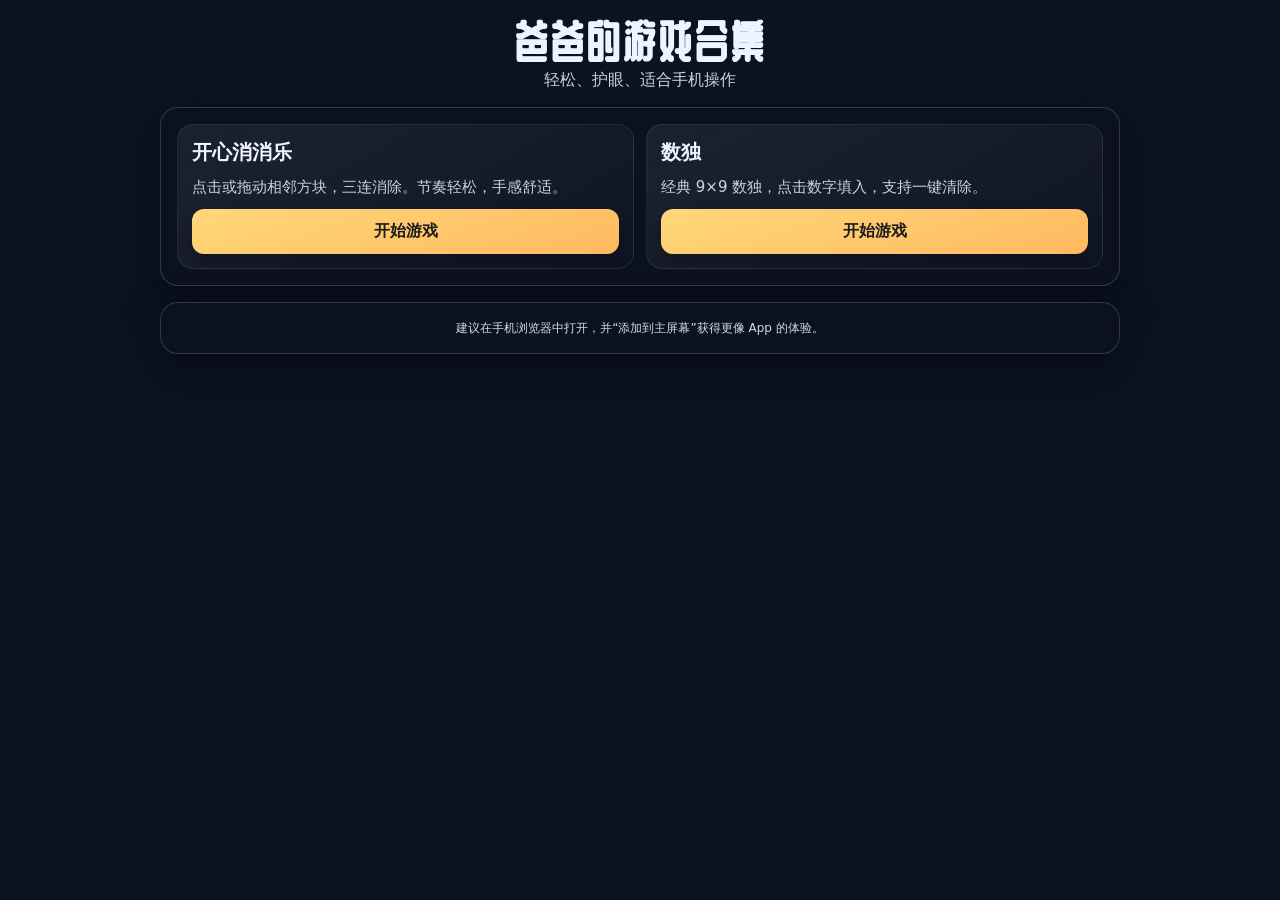
<file: index.html>
<!doctype html>
<html lang="zh-CN">
<head>
  <meta charset="UTF-8" />
  <meta name="viewport" content="width=device-width, initial-scale=1.0, user-scalable=no" />
  <title>爸爸的游戏合集</title>
  <script>document.documentElement.classList.add('has-loader');</script>
  <style>
    :root {
      --loader-bg-1: #0b1320;
      --loader-bg-2: #1b2a44;
      --loader-text: #eef4ff;
      --loader-accent: #ffd77a;
    }

    .has-loader,
    .has-loader body {
      min-height: 100%;
      background: var(--loader-bg-1);
    }

    .has-loader body {
      margin: 0;
      color: var(--loader-text);
      font-family: "Noto Sans SC", "PingFang SC", "Microsoft YaHei", system-ui, sans-serif;
    }

    .has-loader body.is-loading {
      overflow: hidden;
    }

    .has-loader body.is-loading .app {
      visibility: hidden;
    }

    .has-loader body.is-ready .app {
      visibility: visible;
    }

    .has-loader .page-loader {
      position: fixed;
      inset: 0;
      z-index: 9999;
      display: none;
      align-items: center;
      justify-content: center;
      padding: 24px;
      color: var(--loader-text);
      background:
        radial-gradient(60vmax 48vmax at 20% -10%, rgba(255, 225, 165, 0.14), transparent 60%),
        radial-gradient(50vmax 45vmax at 85% 100%, rgba(125, 170, 255, 0.2), transparent 65%),
        linear-gradient(180deg, var(--loader-bg-2), var(--loader-bg-1));
    }

    .has-loader body.is-loading .page-loader {
      display: flex;
    }

    .has-loader body.is-ready .page-loader {
      display: none;
    }

    .page-loader__panel {
      display: grid;
      justify-items: center;
      gap: 12px;
      padding: 18px 22px;
      border-radius: 18px;
      border: 1px solid rgba(255,255,255,0.12);
      background: rgba(9, 14, 27, 0.72);
      box-shadow: 0 18px 36px rgba(5, 8, 16, 0.45);
    }

    .page-loader__dot {
      width: 16px;
      height: 16px;
      border-radius: 999px;
      background: radial-gradient(circle at 35% 35%, #fff6cb 0 30%, var(--loader-accent) 30% 62%, rgba(255,215,122,0.28) 62% 100%);
      box-shadow: 0 0 22px rgba(255, 215, 122, 0.42);
      animation: loaderPulse 0.95s ease-in-out infinite alternate;
    }

    .page-loader__text {
      font-size: 14px;
      letter-spacing: 0.04em;
    }

    @keyframes loaderPulse {
      from { transform: scale(0.88); opacity: 0.72; }
      to { transform: scale(1.08); opacity: 1; }
    }

    @media (prefers-reduced-motion: reduce) {
      .page-loader__dot {
        animation: none;
      }
    }
  </style>
  <link rel="stylesheet" href="assets/css/home.min.css?v=20260430-loader1" data-page-style />
</head>
<body class="is-loading">
  <div class="page-loader" aria-hidden="true">
    <div class="page-loader__panel">
      <div class="page-loader__dot"></div>
      <div class="page-loader__text">正在准备游戏…</div>
    </div>
  </div>
  <div class="app">
    <div class="header">
      <h1>爸爸的游戏合集</h1>
      <div class="subtitle">轻松、护眼、适合手机操作</div>
    </div>

    <div class="panel grid">
      <div class="card game-card" data-href="./match3/" tabindex="0" role="link" aria-label="打开开心消消乐">
        <h2>开心消消乐</h2>
        <p>点击或拖动相邻方块，三连消除。节奏轻松，手感舒适。</p>
        <button class="play" type="button" data-href="./match3/">开始游戏</button>
      </div>
      <div class="card game-card" data-href="./sudoku/" tabindex="0" role="link" aria-label="打开数独">
        <h2>数独</h2>
        <p>经典 9×9 数独，点击数字填入，支持一键清除。</p>
        <button class="play" type="button" data-href="./sudoku/">开始游戏</button>
      </div>
    </div>

    <div class="panel footer">
      建议在手机浏览器中打开，并“添加到主屏幕”获得更像 App 的体验。
    </div>
  </div>
  <script src="assets/js/page-transition.min.js?v=20260430-loader1"></script>
  <script src="assets/js/home.min.js?v=20260430-loader1"></script>
</body>
</html>
</file>
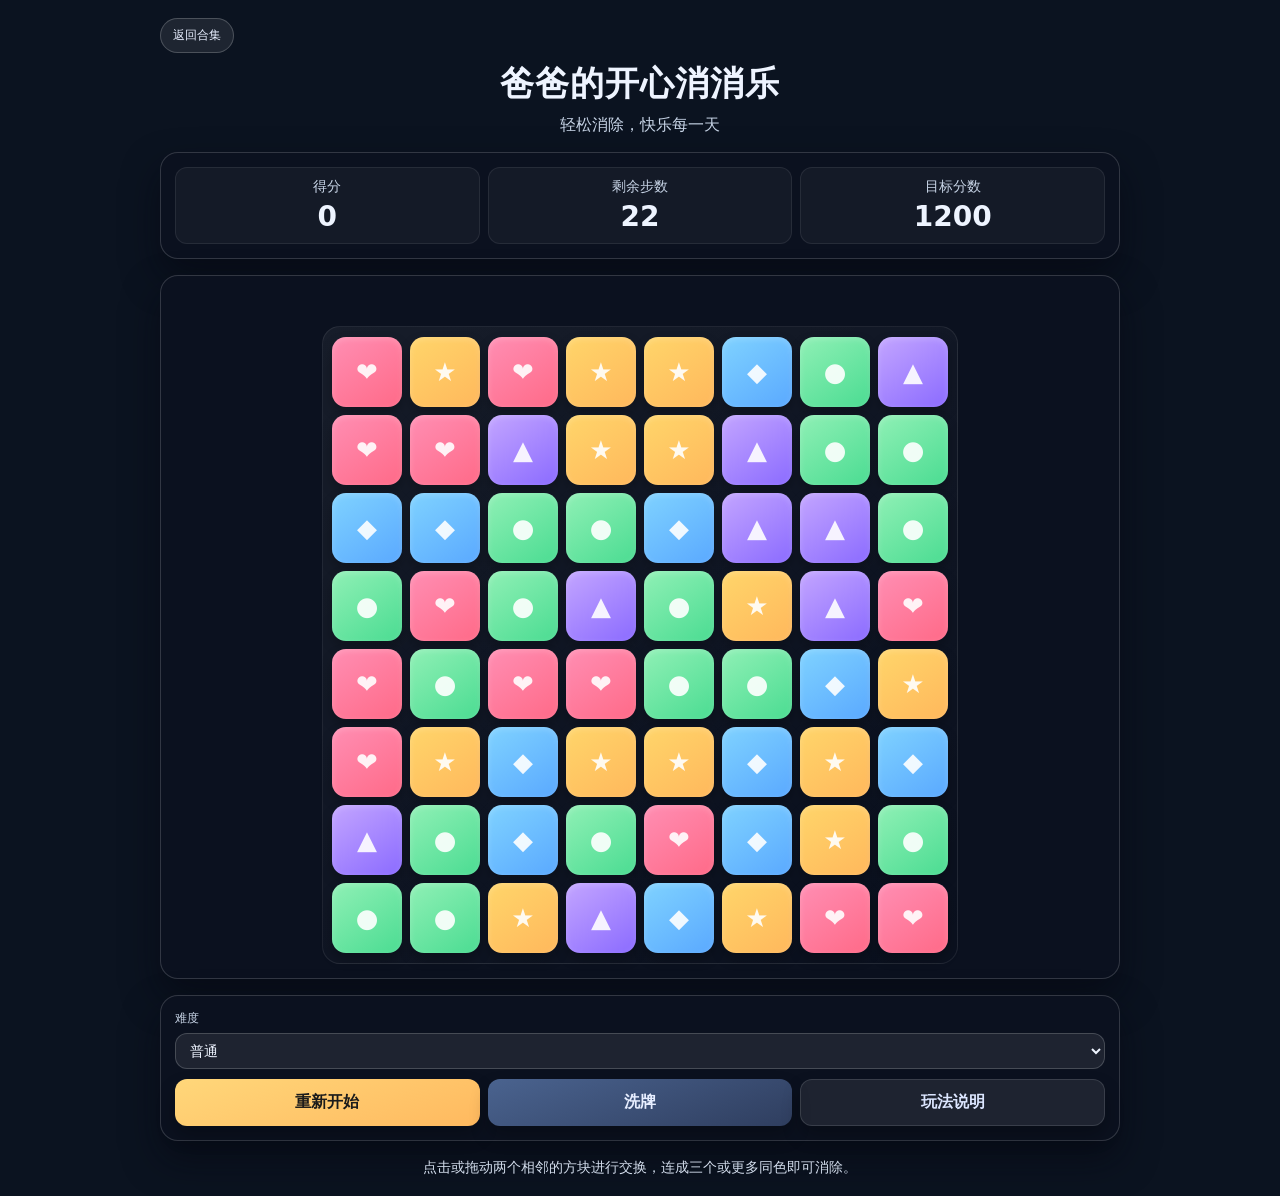
<file: match3/index.html>
<!doctype html>
<html lang="zh-CN">
<head>
  <meta charset="UTF-8" />
  <meta name="viewport" content="width=device-width, initial-scale=1.0, user-scalable=no" />
  <title>爸爸的开心消消乐</title>
  <script>document.documentElement.classList.add('has-loader');</script>
  <style>
    :root {
      --loader-bg-1: #0b1320;
      --loader-bg-2: #1b2a44;
      --loader-text: #eef4ff;
      --loader-accent: #ffd77a;
    }

    .has-loader,
    .has-loader body {
      min-height: 100%;
      background: var(--loader-bg-1);
    }

    .has-loader body {
      margin: 0;
      color: var(--loader-text);
      font-family: "Noto Sans SC", "PingFang SC", "Microsoft YaHei", system-ui, sans-serif;
    }

    .has-loader body.is-loading {
      overflow: hidden;
    }

    .has-loader body.is-loading .app {
      visibility: hidden;
    }

    .has-loader body.is-ready .app {
      visibility: visible;
    }

    .has-loader .page-loader {
      position: fixed;
      inset: 0;
      z-index: 9999;
      display: none;
      align-items: center;
      justify-content: center;
      padding: 24px;
      color: var(--loader-text);
      background:
        radial-gradient(60vmax 48vmax at 20% -10%, rgba(255, 225, 165, 0.14), transparent 60%),
        radial-gradient(50vmax 45vmax at 85% 100%, rgba(125, 170, 255, 0.2), transparent 65%),
        linear-gradient(180deg, var(--loader-bg-2), var(--loader-bg-1));
    }

    .has-loader body.is-loading .page-loader {
      display: flex;
    }

    .has-loader body.is-ready .page-loader {
      display: none;
    }

    .page-loader__panel {
      display: grid;
      justify-items: center;
      gap: 12px;
      padding: 18px 22px;
      border-radius: 18px;
      border: 1px solid rgba(255,255,255,0.12);
      background: rgba(9, 14, 27, 0.72);
      box-shadow: 0 18px 36px rgba(5, 8, 16, 0.45);
    }

    .page-loader__dot {
      width: 16px;
      height: 16px;
      border-radius: 999px;
      background: radial-gradient(circle at 35% 35%, #fff6cb 0 30%, var(--loader-accent) 30% 62%, rgba(255,215,122,0.28) 62% 100%);
      box-shadow: 0 0 22px rgba(255, 215, 122, 0.42);
      animation: loaderPulse 0.95s ease-in-out infinite alternate;
    }

    .page-loader__text {
      font-size: 14px;
      letter-spacing: 0.04em;
    }

    @keyframes loaderPulse {
      from { transform: scale(0.88); opacity: 0.72; }
      to { transform: scale(1.08); opacity: 1; }
    }

    @media (prefers-reduced-motion: reduce) {
      .page-loader__dot {
        animation: none;
      }
    }
  </style>
  <link rel="stylesheet" href="../assets/css/match3.min.css?v=20260430-loader1" data-page-style />
</head>
<body class="is-loading">
  <div class="page-loader" aria-hidden="true">
    <div class="page-loader__panel">
      <div class="page-loader__dot"></div>
      <div class="page-loader__text">正在加载开心消消乐…</div>
    </div>
  </div>
  <div class="app">
    <div class="header">
      <div class="header-row">
        <a class="back" href="../">返回合集</a>
        <div style="width: 84px;"></div>
      </div>
      <h1>爸爸的开心消消乐</h1>
      <div class="subtitle">轻松消除，快乐每一天</div>
    </div>

    <div class="panel">
      <div class="stats">
        <div class="stat">
          <h3>得分</h3>
          <p id="score">0</p>
        </div>
        <div class="stat">
          <h3>剩余步数</h3>
          <p id="moves">20</p>
        </div>
        <div class="stat">
          <h3>目标分数</h3>
          <p id="target">1200</p>
        </div>
      </div>
    </div>

    <div class="panel board-wrap">
      <div id="message" class="message"></div>
      <div id="board" class="board" aria-label="开心消消乐棋盘"></div>
    </div>

    <div class="panel">
      <div class="settings">
        <div>
          <label for="difficulty">难度</label>
          <select id="difficulty">
            <option value="easy">简单</option>
            <option value="normal" selected>普通</option>
            <option value="hard">困难</option>
            <option value="master">大师</option>
            <option value="hell">地狱</option>
            <option value="extreme">极限</option>
          </select>
        </div>
      </div>
      <div class="controls">
        <button id="restart">重新开始</button>
        <button id="shuffle" class="secondary">洗牌</button>
        <button id="help" class="ghost">玩法说明</button>
      </div>
    </div>

    <div class="tips" id="tips">
      点击或拖动两个相邻的方块进行交换，连成三个或更多同色即可消除。
    </div>
  </div>
  <div class="praise" id="praise"></div>

  <script src="../assets/js/page-transition.min.js?v=20260430-loader1"></script>
  <script src="../assets/js/match3.min.js?v=20260430-loader1"></script>
</body>
</html>
</file>
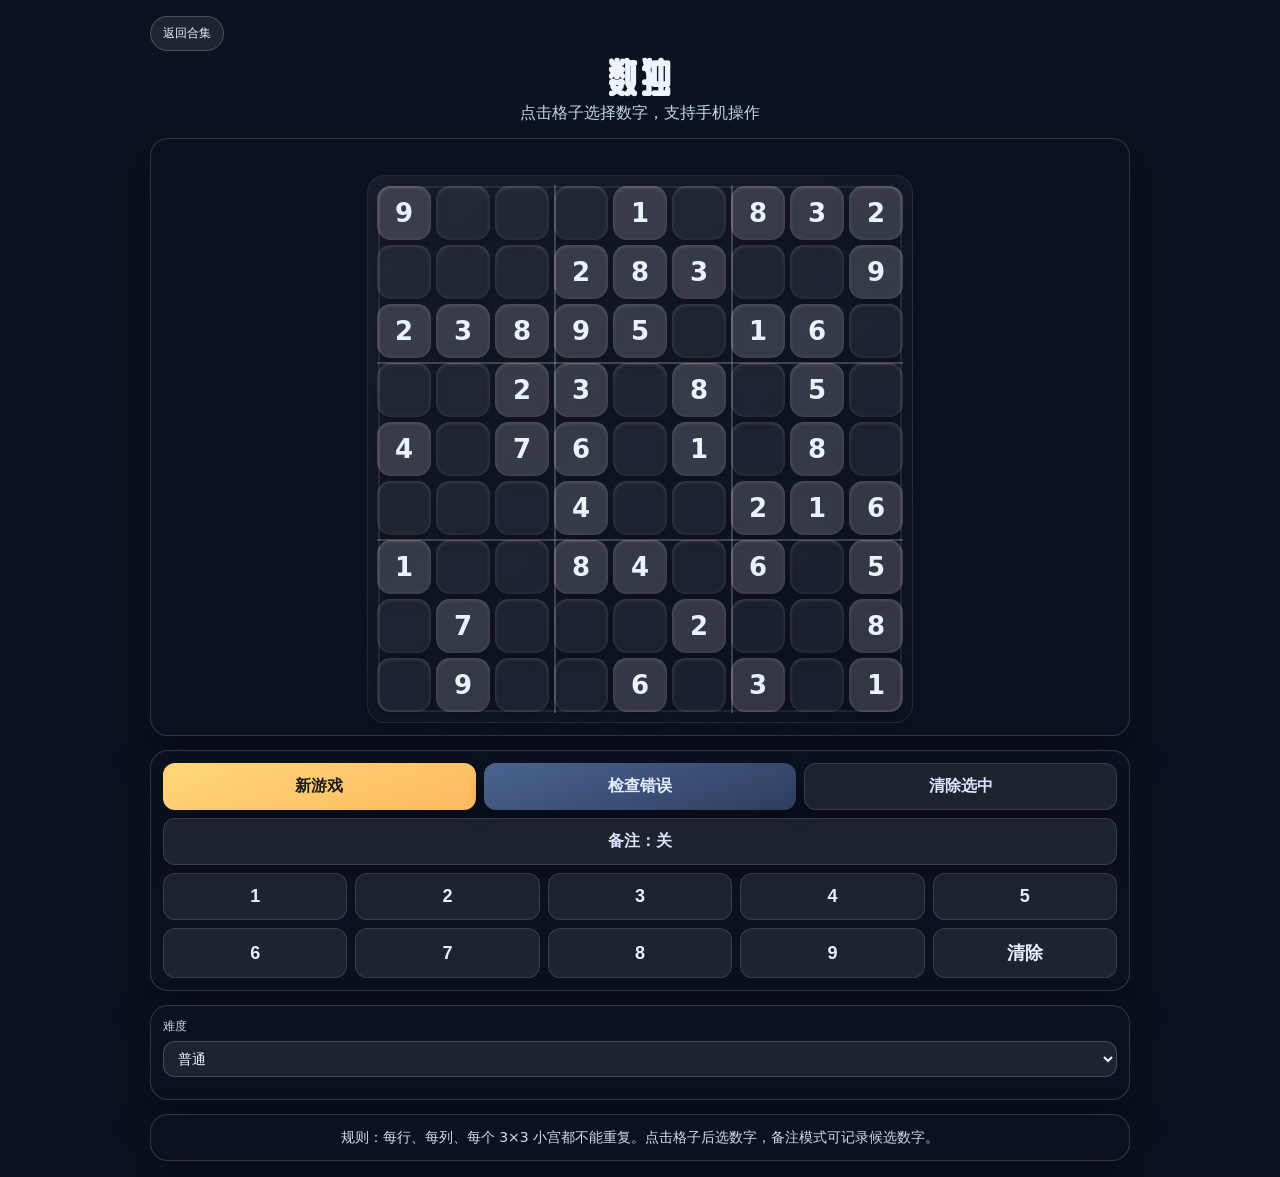
<file: sudoku/index.html>
<!doctype html>
<html lang="zh-CN">
<head>
  <meta charset="UTF-8" />
  <meta name="viewport" content="width=device-width, initial-scale=1.0, user-scalable=no" />
  <title>数独 - 爸爸的游戏合集</title>
  <script>document.documentElement.classList.add('has-loader');</script>
  <style>
    :root {
      --loader-bg-1: #0b1320;
      --loader-bg-2: #1b2a44;
      --loader-text: #eef4ff;
      --loader-accent: #ffd77a;
    }

    .has-loader,
    .has-loader body {
      min-height: 100%;
      background: var(--loader-bg-1);
    }

    .has-loader body {
      margin: 0;
      color: var(--loader-text);
      font-family: "Noto Sans SC", "PingFang SC", "Microsoft YaHei", system-ui, sans-serif;
    }

    .has-loader body.is-loading {
      overflow: hidden;
    }

    .has-loader body.is-loading .app {
      visibility: hidden;
    }

    .has-loader body.is-ready .app {
      visibility: visible;
    }

    .has-loader .page-loader {
      position: fixed;
      inset: 0;
      z-index: 9999;
      display: none;
      align-items: center;
      justify-content: center;
      padding: 24px;
      color: var(--loader-text);
      background:
        radial-gradient(60vmax 48vmax at 20% -10%, rgba(255, 225, 165, 0.14), transparent 60%),
        radial-gradient(50vmax 45vmax at 85% 100%, rgba(125, 170, 255, 0.2), transparent 65%),
        linear-gradient(180deg, var(--loader-bg-2), var(--loader-bg-1));
    }

    .has-loader body.is-loading .page-loader {
      display: flex;
    }

    .has-loader body.is-ready .page-loader {
      display: none;
    }

    .page-loader__panel {
      display: grid;
      justify-items: center;
      gap: 12px;
      padding: 18px 22px;
      border-radius: 18px;
      border: 1px solid rgba(255,255,255,0.12);
      background: rgba(9, 14, 27, 0.72);
      box-shadow: 0 18px 36px rgba(5, 8, 16, 0.45);
    }

    .page-loader__dot {
      width: 16px;
      height: 16px;
      border-radius: 999px;
      background: radial-gradient(circle at 35% 35%, #fff6cb 0 30%, var(--loader-accent) 30% 62%, rgba(255,215,122,0.28) 62% 100%);
      box-shadow: 0 0 22px rgba(255, 215, 122, 0.42);
      animation: loaderPulse 0.95s ease-in-out infinite alternate;
    }

    .page-loader__text {
      font-size: 14px;
      letter-spacing: 0.04em;
    }

    @keyframes loaderPulse {
      from { transform: scale(0.88); opacity: 0.72; }
      to { transform: scale(1.08); opacity: 1; }
    }

    @media (prefers-reduced-motion: reduce) {
      .page-loader__dot {
        animation: none;
      }
    }
  </style>
  <link rel="stylesheet" href="../assets/css/sudoku.min.css?v=20260430-loader1" data-page-style />
</head>
<body class="is-loading">
  <div class="page-loader" aria-hidden="true">
    <div class="page-loader__panel">
      <div class="page-loader__dot"></div>
      <div class="page-loader__text">正在加载数独…</div>
    </div>
  </div>
  <div class="app">
    <div class="header">
      <div class="header-row">
        <a class="back" href="../">返回合集</a>
        <div style="width: 84px;"></div>
      </div>
      <h1>数独</h1>
      <div class="subtitle">点击格子选择数字，支持手机操作</div>
    </div>

    <div class="panel">
      <div id="message" class="message"></div>
      <div class="board-shell">
        <div class="board grid-lines" id="board" aria-label="数独棋盘"></div>
        <div class="strong-lines">
          <span class="v1"></span>
          <span class="v2"></span>
          <span class="h1"></span>
          <span class="h2"></span>
        </div>
      </div>
    </div>

    <div class="panel">
      <div class="controls">
        <button id="new">新游戏</button>
        <button id="check" class="secondary">检查错误</button>
        <button id="clear" class="ghost">清除选中</button>
      </div>
      <button id="noteMode" class="toggle ghost">备注：关</button>
      <div class="pad" id="pad"></div>
    </div>

    <div class="panel">
      <div class="settings">
        <div>
          <label for="difficulty">难度</label>
          <select id="difficulty">
            <option value="easy">简单</option>
            <option value="normal" selected>普通</option>
            <option value="hard">困难</option>
            <option value="master">大师</option>
            <option value="hell">地狱</option>
            <option value="extreme">极限</option>
          </select>
        </div>
      </div>
    </div>

    <div class="panel tips" id="tips">
      规则：每行、每列、每个 3×3 小宫都不能重复。点击格子后选数字，备注模式可记录候选数字。
    </div>
  </div>

  <script src="../assets/js/page-transition.min.js?v=20260430-loader1"></script>
  <script src="../assets/js/sudoku.min.js?v=20260430-loader1"></script>
</body>
</html>
</file>
<file: assets/css/home.min.css>
@import url('https://fonts.googleapis.com/css2?family=ZCOOL+QingKe+HuangYou&family=Rubik:wght@400;600;800&display=swap');:root{--bg-1:#0b1320;--bg-2:#1b2a44;--panel:rgba(12,18,32,0.92);--panel-line:rgba(255,255,255,0.16);--text:#eef4ff;--muted:#c8d4e6;--accent:#ffd77a;--shadow:0 18px 36px rgba(5,8,16,0.55);--radius:18px}*{box-sizing:border-box}body{margin:0;font-family:"Rubik","Noto Sans SC","PingFang SC","Microsoft YaHei",system-ui,sans-serif;color:var(--text);min-height:100vh;background:radial-gradient(60vmax 48vmax at 20% -10%,rgba(255,225,165,0.14),transparent 60%),radial-gradient(50vmax 45vmax at 85% 100%,rgba(125,170,255,0.2),transparent 65%),linear-gradient(180deg,var(--bg-2),var(--bg-1));display:grid;place-items:center;padding:18px}body,.app>*,.page-loader,.card,.play{transition:opacity 0.28s ease,transform 0.28s ease,box-shadow 0.28s ease,border-color 0.28s ease,filter 0.28s ease,background 0.28s ease}.has-loader body.is-loading .app>*{opacity:0.01;transform:translateY(8px)}.has-loader body.is-loading .app{visibility:hidden}.has-loader body.is-ready .app{visibility:visible}body.is-ready .app>*{opacity:1;transform:translateY(0)}.app{width:min(960px,100%);display:grid;gap:16px}.header{text-align:center;display:grid;gap:8px}h1{margin:0;font-family:"ZCOOL QingKe HuangYou","Rubik",sans-serif;font-size:clamp(26px,5.4vw,44px);letter-spacing:2px}.subtitle{color:var(--muted);font-size:clamp(14px,3.2vw,16px)}.panel{background:var(--panel);border:1px solid var(--panel-line);border-radius:var(--radius);box-shadow:var(--shadow);padding:16px;backdrop-filter:blur(8px)}.grid{display:grid;grid-template-columns:repeat(auto-fit,minmax(220px,1fr));gap:12px}.card{border-radius:16px;border:1px solid rgba(255,255,255,0.08);padding:14px;display:grid;gap:10px;background:linear-gradient(150deg,rgba(255,255,255,0.07),rgba(255,255,255,0.02))}.game-card{cursor:pointer;position:relative;overflow:hidden}.game-card::after{content:"";position:absolute;inset:0;background:linear-gradient(130deg,rgba(255,255,255,0.08),transparent 55%);opacity:0;pointer-events:none;transition:opacity 0.28s ease}.game-card:hover,.game-card:focus-visible{transform:translateY(-4px);box-shadow:0 22px 40px rgba(5,8,16,0.62);border-color:rgba(255,215,122,0.24)}.game-card:hover::after,.game-card:focus-visible::after{opacity:1}.card h2{margin:0;font-size:20px}.card p{margin:0;color:var(--muted);font-size:15px;line-height:1.5}.play{border:none;border-radius:12px;padding:12px 14px;font-size:16px;font-weight:700;cursor:pointer;background:linear-gradient(160deg,#ffd77a,#ffb95f);color:#1b1b1b;box-shadow:0 10px 18px rgba(0,0,0,0.28)}.play:hover,.play:focus-visible{transform:translateY(-2px);box-shadow:0 16px 24px rgba(0,0,0,0.34);filter:brightness(1.04);outline:none}.game-card:hover .play,.game-card:focus-visible .play{transform:translateY(-1px);box-shadow:0 14px 22px rgba(0,0,0,0.32)}.page-loader{position:fixed;inset:0;display:none;align-items:center;justify-content:center;background:linear-gradient(180deg,rgba(11,19,32,0.82),rgba(27,42,68,0.68));backdrop-filter:blur(6px);z-index:20;opacity:0;pointer-events:none}.has-loader body.is-loading .page-loader{display:flex;opacity:1;pointer-events:auto}body.is-ready .page-loader{opacity:0;pointer-events:none}.page-loader__panel{display:grid;justify-items:center;gap:12px;padding:18px 22px;border-radius:18px;border:1px solid rgba(255,255,255,0.12);background:rgba(9,14,27,0.72);box-shadow:0 18px 36px rgba(5,8,16,0.45)}.page-loader__dot{width:16px;height:16px;border-radius:999px;background:radial-gradient(circle at 35% 35%,#fff6cb 0 30%,#ffd77a 30% 62%,rgba(255,215,122,0.28) 62% 100%);animation:loaderPulse 0.95s ease-in-out infinite alternate;box-shadow:0 0 22px rgba(255,215,122,0.42)}.page-loader__text{font-size:14px;color:rgba(238,244,255,0.9);letter-spacing:0.04em}@keyframes loaderPulse{from{transform:scale(0.88);opacity:0.72}to{transform:scale(1.08);opacity:1}}.footer{text-align:center;color:#d2dceb;font-size:12px;line-height:1.5}@media (prefers-reduced-motion:reduce){body,.app>*,.page-loader,.card,.play,.game-card::after{transition:none}.page-loader__dot{animation:none}}
</file>
<file: assets/css/match3.min.css>
:root{--bg-1:#0b1320;--bg-2:#1b2a44;--panel:rgba(12,18,32,0.92);--panel-line:rgba(255,255,255,0.16);--text:#eef4ff;--muted:#c7d4e6;--accent:#ffd77a;--tile:min(13.5vw,70px);--gap:8px;--radius:14px;--shadow:0 18px 36px rgba(5,8,16,0.55);--board-grad:linear-gradient(145deg,rgba(255,255,255,0.05),rgba(255,255,255,0))}*{box-sizing:border-box}body{margin:0;font-family:"Noto Sans SC","PingFang SC","Microsoft YaHei",system-ui,sans-serif;color:var(--text);min-height:100vh;background:radial-gradient(60vmax 48vmax at 20% -10%,rgba(255,225,165,0.14),transparent 60%),radial-gradient(50vmax 45vmax at 85% 100%,rgba(125,170,255,0.2),transparent 65%),linear-gradient(180deg,var(--bg-2),var(--bg-1));display:grid;place-items:center;padding:18px}body,.app>*,.page-loader,button,.back,select,.tile{transition:opacity 0.28s ease,transform 0.22s ease,box-shadow 0.22s ease,border-color 0.22s ease,background 0.22s ease,filter 0.22s ease}.has-loader body.is-loading .app>*{opacity:0.01;transform:translateY(8px)}.has-loader body.is-loading .app{visibility:hidden}.has-loader body.is-ready .app{visibility:visible}body.is-ready .app>*{opacity:1;transform:translateY(0)}.app{width:min(960px,100%);display:grid;gap:16px}.header{display:grid;gap:8px;text-align:center}.header-row{display:flex;align-items:center;justify-content:space-between;gap:10px}.back{border:1px solid rgba(255,255,255,0.2);background:rgba(255,255,255,0.08);color:#e7eeff;padding:8px 12px;border-radius:999px;font-size:12px;text-decoration:none;white-space:nowrap}.back:hover,.back:focus-visible{transform:translateY(-2px);box-shadow:0 12px 20px rgba(5,8,16,0.28);border-color:rgba(255,215,122,0.28);outline:none}h1{margin:0;font-size:clamp(24px,4.6vw,34px);letter-spacing:1px}.subtitle{color:var(--muted);font-size:clamp(14px,3.2vw,16px)}.panel{background:var(--panel);border:1px solid var(--panel-line);border-radius:18px;box-shadow:var(--shadow);padding:14px;backdrop-filter:blur(8px)}.stats{display:grid;grid-template-columns:repeat(3,1fr);gap:8px;text-align:center}.stat{border:1px solid rgba(255,255,255,0.08);border-radius:12px;padding:10px 6px;background:rgba(255,255,255,0.04)}.stat h3{margin:0;font-size:14px;color:var(--muted);font-weight:500}.stat p{margin:4px 0 0;font-size:clamp(20px,4.6vw,28px);font-weight:700}.board-wrap{display:grid;gap:12px}.board{width:calc(8 * var(--tile) + 7 * var(--gap) + 20px);max-width:100%;margin:0 auto;padding:10px;border-radius:18px;background:var(--board-grad);border:1px solid rgba(255,255,255,0.08);display:grid;grid-template-columns:repeat(8,var(--tile));gap:var(--gap);justify-content:center;touch-action:none}.tile{width:var(--tile);height:var(--tile);border-radius:var(--radius);display:grid;place-items:center;font-size:clamp(20px,4.8vw,26px);font-weight:700;color:rgba(255,255,255,0.9);box-shadow:inset 0 2px 6px rgba(255,255,255,0.18),0 6px 12px rgba(0,0,0,0.25);transition:transform 0.14s ease,filter 0.14s ease;user-select:none;-webkit-tap-highlight-color:transparent;will-change:transform,filter;transform:translateZ(0)}.tile.selected{transform:scale(1.08);filter:brightness(1.15);outline:2px solid rgba(255,255,255,0.6);outline-offset:-2px}.tile.match{animation:pop 0.24s ease}@keyframes pop{0%{transform:scale(1)}40%{transform:scale(1.15)}100%{transform:scale(0.9);opacity:0.6}}.controls{display:grid;grid-template-columns:repeat(3,1fr);gap:8px}.settings{display:grid;gap:8px;margin-bottom:10px}.settings label{font-size:12px;color:var(--muted);display:block;margin-bottom:6px}select{width:100%;border-radius:12px;border:1px solid rgba(255,255,255,0.18);background:rgba(255,255,255,0.08);color:var(--text);padding:8px 10px;font-size:14px}button{width:100%;border:none;border-radius:12px;padding:12px 14px;font-size:16px;font-weight:700;cursor:pointer;background:linear-gradient(160deg,#ffd77a,#ffb95f);color:#1b1b1b;box-shadow:0 10px 18px rgba(0,0,0,0.28)}button:hover,button:focus-visible,select:hover,select:focus-visible{transform:translateY(-2px);box-shadow:0 16px 24px rgba(0,0,0,0.34);filter:brightness(1.04);outline:none}@media (hover:hover) and (pointer:fine){.tile:hover{transform:translateY(-2px);filter:brightness(1.08)}}.page-loader{position:fixed;inset:0;display:none;align-items:center;justify-content:center;background:linear-gradient(180deg,rgba(11,19,32,0.82),rgba(27,42,68,0.68));backdrop-filter:blur(6px);z-index:30;opacity:0;pointer-events:none}.has-loader body.is-loading .page-loader{display:flex;opacity:1;pointer-events:auto}body.is-ready .page-loader{opacity:0;pointer-events:none}.page-loader__panel{display:grid;justify-items:center;gap:12px;padding:18px 22px;border-radius:18px;border:1px solid rgba(255,255,255,0.12);background:rgba(9,14,27,0.72);box-shadow:0 18px 36px rgba(5,8,16,0.45)}.page-loader__dot{width:16px;height:16px;border-radius:999px;background:radial-gradient(circle at 35% 35%,#fff6cb 0 30%,#ffd77a 30% 62%,rgba(255,215,122,0.28) 62% 100%);animation:loaderPulse 0.95s ease-in-out infinite alternate;box-shadow:0 0 22px rgba(255,215,122,0.42)}.page-loader__text{font-size:14px;color:rgba(238,244,255,0.9);letter-spacing:0.04em}@keyframes loaderPulse{from{transform:scale(0.88);opacity:0.72}to{transform:scale(1.08);opacity:1}}button.secondary{background:linear-gradient(160deg,#4a638f,#2f3e5f);color:#e7eeff}button.ghost{background:rgba(255,255,255,0.08);color:#dce6ff;border:1px solid rgba(255,255,255,0.12)}.message{text-align:center;color:var(--accent);font-weight:700;min-height:24px}.praise{position:fixed;inset:0;display:grid;place-items:center;pointer-events:none;z-index:20}.praise span{font-size:clamp(20px,6vw,36px);font-weight:800;color:#ffe199;text-shadow:0 6px 24px rgba(255,200,90,0.55);animation:floatPraise 1.1s ease both}@keyframes floatPraise{0%{transform:translateY(8px) scale(0.95);opacity:0}35%{transform:translateY(0) scale(1);opacity:1}100%{transform:translateY(-6px) scale(1);opacity:0}}.tips{color:#d2dceb;font-size:14px;line-height:1.5;text-align:center}@media (max-width:720px){:root{--gap:8px;--tile:min(14.5vw,72px)}.controls{grid-template-columns:1fr}.stats{grid-template-columns:repeat(2,1fr)}.stat:last-child{grid-column:span 2}}@media (prefers-reduced-motion:reduce){body,.app>*,.page-loader,button,.back,select,.tile{transition:none}.page-loader__dot{animation:none}}
</file>
<file: assets/css/sudoku.min.css>
@import url('https://fonts.googleapis.com/css2?family=ZCOOL+QingKe+HuangYou&family=Rubik:wght@400;600;800&display=swap');:root{--bg-1:#0b1320;--bg-2:#1b2a44;--panel:rgba(12,18,32,0.92);--panel-line:rgba(255,255,255,0.16);--text:#eef4ff;--muted:#c7d4e6;--accent:#ffd77a;--danger:#ff8a8a;--shadow:0 18px 36px rgba(5,8,16,0.55);--cell:min(11.8vw,54px);--gap:5px;--radius:14px}*{box-sizing:border-box}body{margin:0;font-family:"Rubik","Noto Sans SC","PingFang SC","Microsoft YaHei",system-ui,sans-serif;color:var(--text);min-height:100vh;background:radial-gradient(60vmax 48vmax at 20% -10%,rgba(255,225,165,0.14),transparent 60%),radial-gradient(50vmax 45vmax at 85% 100%,rgba(125,170,255,0.2),transparent 65%),linear-gradient(180deg,var(--bg-2),var(--bg-1));display:grid;place-items:center;padding:16px}body,.app>*,.page-loader,button,.back,select,.cell{transition:opacity 0.28s ease,transform 0.22s ease,box-shadow 0.22s ease,border-color 0.22s ease,background 0.22s ease,filter 0.22s ease}.has-loader body.is-loading .app>*{opacity:0.01;transform:translateY(8px)}.has-loader body.is-loading .app{visibility:hidden}.has-loader body.is-ready .app{visibility:visible}body.is-ready .app>*{opacity:1;transform:translateY(0)}.app{width:min(980px,100%);display:grid;gap:14px}.header{display:grid;gap:6px;text-align:center}.header-row{display:flex;align-items:center;justify-content:space-between;gap:10px}.back{border:1px solid rgba(255,255,255,0.2);background:rgba(255,255,255,0.08);color:#e7eeff;padding:8px 12px;border-radius:999px;font-size:12px;text-decoration:none;white-space:nowrap}.back:hover,.back:focus-visible{transform:translateY(-2px);box-shadow:0 12px 20px rgba(5,8,16,0.28);border-color:rgba(255,215,122,0.28);outline:none}h1{margin:0;font-family:"ZCOOL QingKe HuangYou","Rubik",sans-serif;font-size:clamp(26px,5.4vw,40px);letter-spacing:1.6px}.subtitle{color:var(--muted);font-size:clamp(14px,3.2vw,16px)}.panel{background:var(--panel);border:1px solid var(--panel-line);border-radius:18px;box-shadow:var(--shadow);padding:12px;backdrop-filter:blur(8px)}.board{width:calc(9 * var(--cell) + 8 * var(--gap) + 20px);max-width:100%;margin:0;padding:10px;border-radius:18px;border:1px solid rgba(255,255,255,0.08);display:grid;grid-template-columns:repeat(9,var(--cell));gap:var(--gap);justify-content:center;background:linear-gradient(145deg,rgba(255,255,255,0.05),rgba(255,255,255,0.01));touch-action:none}.cell{width:var(--cell);height:var(--cell);border-radius:var(--radius);display:grid;place-items:center;font-size:clamp(20px,4.8vw,26px);font-weight:700;color:rgba(255,255,255,0.9);background:rgba(255,255,255,0.05);box-shadow:inset 0 1px 4px rgba(255,255,255,0.18),0 6px 12px rgba(0,0,0,0.25);user-select:none;-webkit-tap-highlight-color:transparent;transition:transform 0.12s ease,background 0.12s ease}.notes{width:100%;height:100%;display:grid;grid-template-columns:repeat(3,1fr);grid-template-rows:repeat(3,1fr);gap:2px;padding:6px;font-size:clamp(10px,2.8vw,12px);color:rgba(255,255,255,0.7)}.note{display:grid;place-items:center;opacity:0.85}.cell.given{background:rgba(255,255,255,0.15);color:#e9f2ff}.cell.selected{outline:2px solid rgba(255,255,255,0.7);outline-offset:-2px;transform:scale(1.05);background:rgba(255,255,255,0.18)}.cell.same{background:rgba(255,255,255,0.14)}.cell.error{background:rgba(255,120,120,0.22);color:var(--danger)}.grid-lines{position:relative}.grid-lines::before,.grid-lines::after{content:"";position:absolute;inset:10px;pointer-events:none;border-radius:12px}.grid-lines::before{box-shadow:inset 0 0 0 2px rgba(255,255,255,0.08),inset 0 0 0 0 rgba(0,0,0,0),inset 0 0 0 0 rgba(0,0,0,0)}.grid-lines::after{box-shadow:inset 0 0 0 0 rgba(0,0,0,0),inset 0 0 0 0 rgba(0,0,0,0),inset 0 0 0 0 rgba(0,0,0,0)}.board-shell{position:relative;width:fit-content;margin:0 auto}.strong-lines{position:absolute;inset:10px;pointer-events:none}.strong-lines span{position:absolute;background:rgba(255,255,255,0.2)}.strong-lines .v1{left:calc((var(--cell) + var(--gap)) * 3 - var(--gap) + 5px);top:0;bottom:0;width:2px}.strong-lines .v2{left:calc((var(--cell) + var(--gap)) * 6 - var(--gap) + 5px);top:0;bottom:0;width:2px}.strong-lines .h1{top:calc((var(--cell) + var(--gap)) * 3 - var(--gap) + 5px);left:0;right:0;height:2px}.strong-lines .h2{top:calc((var(--cell) + var(--gap)) * 6 - var(--gap) + 5px);left:0;right:0;height:2px}.controls{display:grid;grid-template-columns:repeat(3,1fr);gap:8px}.toggle{margin-top:8px;width:100%}.toggle.active{background:linear-gradient(160deg,#7fd2ff,#5aa9ff);color:#0c1220}.settings{display:grid;gap:8px;margin-bottom:10px}.settings label{font-size:12px;color:var(--muted);display:block;margin-bottom:6px}select{width:100%;border-radius:12px;border:1px solid rgba(255,255,255,0.18);background:rgba(255,255,255,0.08);color:var(--text);padding:8px 10px;font-size:14px}button{width:100%;border:none;border-radius:12px;padding:12px 14px;font-size:16px;font-weight:700;cursor:pointer;background:linear-gradient(160deg,#ffd77a,#ffb95f);color:#1b1b1b;box-shadow:0 10px 18px rgba(0,0,0,0.28)}button:hover,button:focus-visible,select:hover,select:focus-visible{transform:translateY(-2px);box-shadow:0 16px 24px rgba(0,0,0,0.34);filter:brightness(1.04);outline:none}@media (hover:hover) and (pointer:fine){.cell:hover{transform:translateY(-2px);background:rgba(255,255,255,0.12)}}.page-loader{position:fixed;inset:0;display:none;align-items:center;justify-content:center;background:linear-gradient(180deg,rgba(11,19,32,0.82),rgba(27,42,68,0.68));backdrop-filter:blur(6px);z-index:30;opacity:0;pointer-events:none}.has-loader body.is-loading .page-loader{display:flex;opacity:1;pointer-events:auto}body.is-ready .page-loader{opacity:0;pointer-events:none}.page-loader__panel{display:grid;justify-items:center;gap:12px;padding:18px 22px;border-radius:18px;border:1px solid rgba(255,255,255,0.12);background:rgba(9,14,27,0.72);box-shadow:0 18px 36px rgba(5,8,16,0.45)}.page-loader__dot{width:16px;height:16px;border-radius:999px;background:radial-gradient(circle at 35% 35%,#fff6cb 0 30%,#ffd77a 30% 62%,rgba(255,215,122,0.28) 62% 100%);animation:loaderPulse 0.95s ease-in-out infinite alternate;box-shadow:0 0 22px rgba(255,215,122,0.42)}.page-loader__text{font-size:14px;color:rgba(238,244,255,0.9);letter-spacing:0.04em}@keyframes loaderPulse{from{transform:scale(0.88);opacity:0.72}to{transform:scale(1.08);opacity:1}}button.secondary{background:linear-gradient(160deg,#4a638f,#2f3e5f);color:#e7eeff}button.ghost{background:rgba(255,255,255,0.08);color:#dce6ff;border:1px solid rgba(255,255,255,0.12)}.pad{display:grid;grid-template-columns:repeat(5,1fr);gap:8px;margin-top:8px}.pad button{background:rgba(255,255,255,0.08);color:#e8f0ff;border:1px solid rgba(255,255,255,0.12);box-shadow:none;font-size:18px}.message{text-align:center;color:var(--accent);font-weight:700;min-height:24px}.tips{color:#d2dceb;font-size:14px;line-height:1.5;text-align:center}@media (max-width:720px){:root{--cell:min(12.8vw,58px);--gap:6px}.controls{grid-template-columns:1fr}.pad{grid-template-columns:repeat(3,1fr)}}@media (prefers-reduced-motion:reduce){body,.app>*,.page-loader,button,.back,select,.cell{transition:none}.page-loader__dot{animation:none}}
</file>
